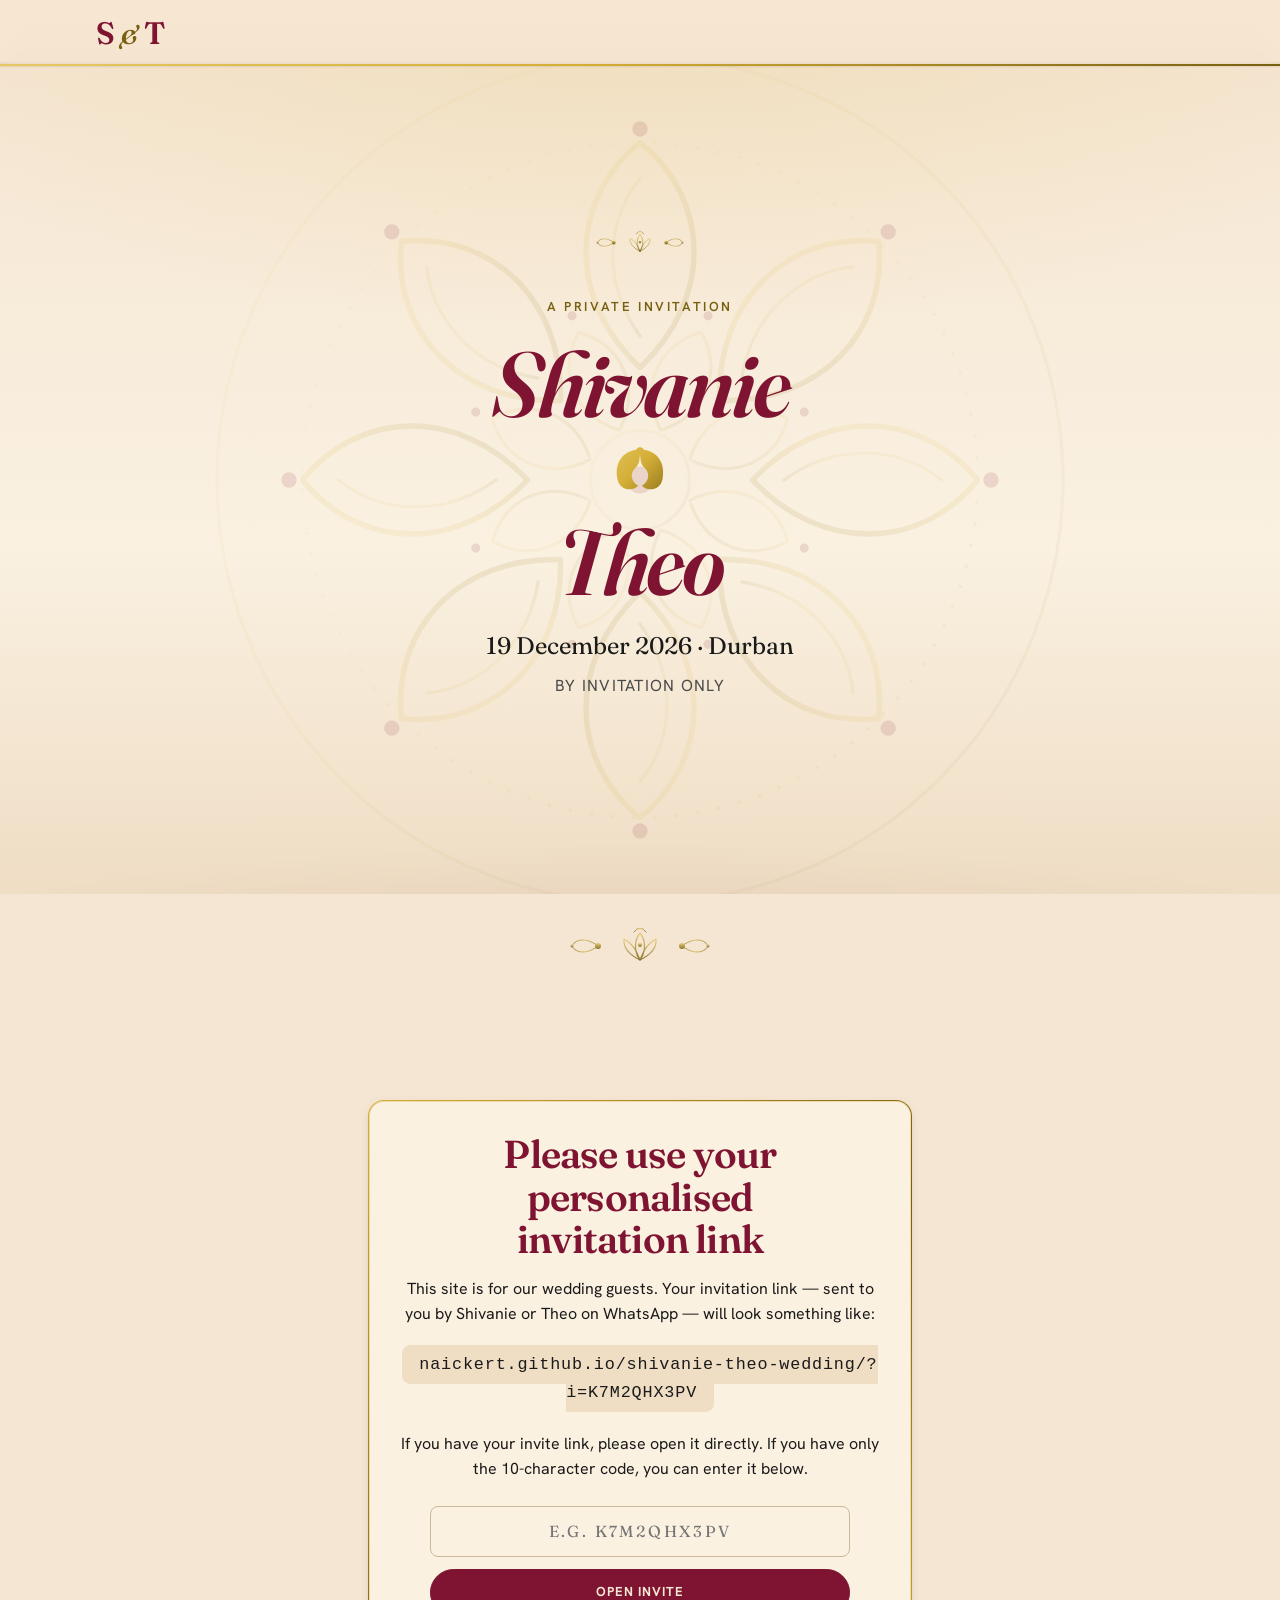
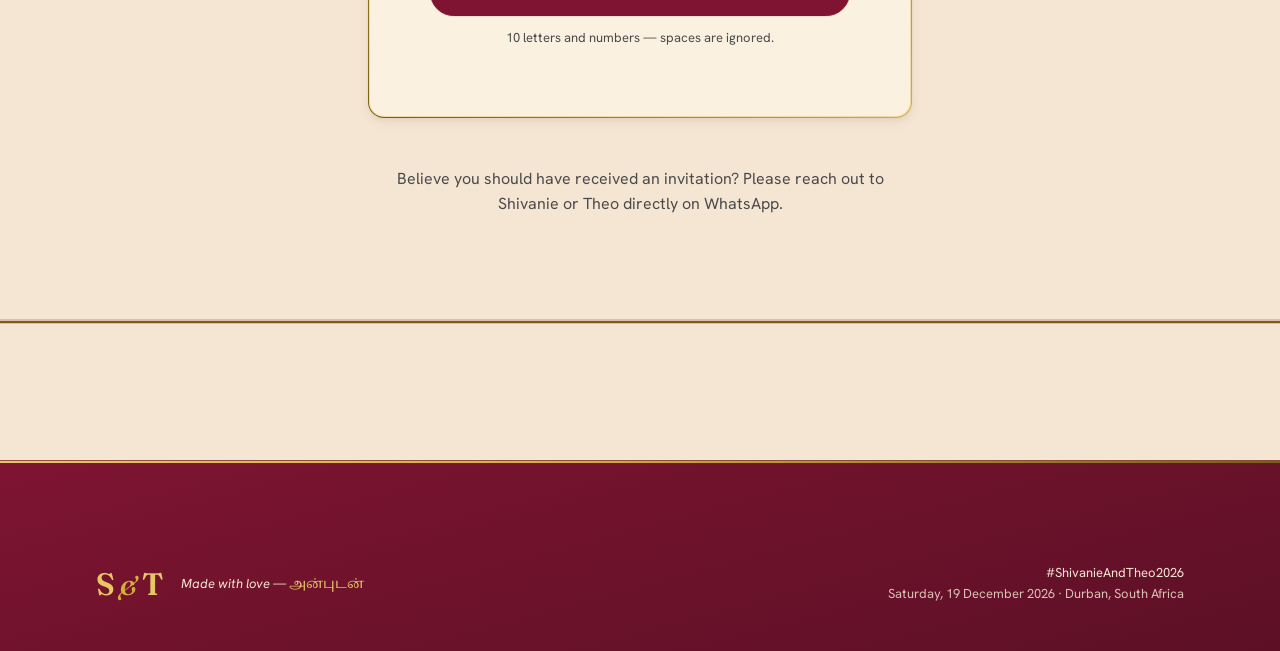
<file: index.html>
<!doctype html>
<html lang="en">
<head>
  <meta charset="utf-8">
  <meta name="viewport" content="width=device-width, initial-scale=1, viewport-fit=cover">
  <meta name="robots" content="noindex, nofollow">
  <meta name="theme-color" content="#7E1431">
  <meta name="description" content="Shivanie &amp; Theo&rsquo;s wedding — 17–19 December 2026, Durban &amp; KZN North Coast.">

  <meta property="og:title" content="Shivanie &amp; Theo — 19 December 2026">
  <meta property="og:description" content="A Tamil wedding celebration in Durban and the KZN North Coast.">
  <meta property="og:type" content="website">
  <meta property="og:locale" content="en_ZA">

  <title>Shivanie &amp; Theo — 19 December 2026</title>

  <link rel="icon" href="assets/icons/favicon.svg" type="image/svg+xml">
  <link rel="preconnect" href="https://fonts.googleapis.com">
  <link rel="preconnect" href="https://fonts.gstatic.com" crossorigin>
  <link rel="stylesheet" href="https://fonts.googleapis.com/css2?family=Fraunces:ital,opsz,wght@0,9..144,400;0,9..144,500;0,9..144,600;0,9..144,700;1,9..144,400;1,9..144,500;1,9..144,600&amp;family=Hanken+Grotesk:wght@400;500;600;700&amp;family=Noto+Serif+Tamil:wght@400;500;600;700&amp;family=Noto+Sans+Tamil:wght@400;500&amp;display=swap">

  <link rel="stylesheet" href="css/tokens.css">
  <link rel="stylesheet" href="css/base.css">
  <link rel="stylesheet" href="css/layout.css">
  <link rel="stylesheet" href="css/components.css">
  <link rel="stylesheet" href="css/motifs.css">
  <link rel="stylesheet" href="css/views.css">
  <link rel="stylesheet" href="css/print.css" media="print">
</head>
<body>
  <a href="#main" class="skip-link">Skip to content</a>

  <header class="site-header" data-role="header">
    <div class="container site-header__inner">
      <a href="#/" class="site-header__brand" aria-label="Shivanie and Theo — home">
        <span class="site-header__monogram" aria-hidden="true">S<span class="site-header__amp">&amp;</span>T</span>
      </a>
      <button class="site-header__nav-toggle" type="button" aria-controls="primary-nav" aria-expanded="false">
        <span class="visually-hidden">Menu</span>
        <span class="site-header__nav-toggle-bar" aria-hidden="true"></span>
        <span class="site-header__nav-toggle-bar" aria-hidden="true"></span>
        <span class="site-header__nav-toggle-bar" aria-hidden="true"></span>
      </button>
      <nav class="site-nav" id="primary-nav" aria-label="Primary">
        <ul class="site-nav__list">
          <li><a href="#/" data-route="/">Home</a></li>
          <li><a href="#/story" data-route="/story">Our Story</a></li>
          <li><a href="#/celebration" data-route="/celebration">Celebration</a></li>
          <li><a href="#/culture" data-route="/culture">Culture</a></li>
          <li><a href="#/travel" data-route="/travel">Travel</a></li>
          <li><a href="#/faq" data-route="/faq">FAQ</a></li>
          <li><a href="#/rsvp" class="btn btn--gold btn--sm" data-route="/rsvp">RSVP</a></li>
        </ul>
      </nav>
    </div>
  </header>

  <div id="welcome-banner" class="welcome-banner" hidden>
    <div class="container welcome-banner__inner">
      <span class="welcome-banner__greeting">Vanakkam,</span>
      <strong class="welcome-banner__name" data-bind="party_name">friend</strong>
      <a href="#/rsvp" class="welcome-banner__cta">Open your invitation &rsaquo;</a>
    </div>
  </div>

  <main id="main" class="site-main" data-role="main" tabindex="-1">
    <noscript>
      <div class="container" style="padding:4rem 1.5rem; text-align:center; max-width:38rem; margin:0 auto;">
        <h1 style="font-family:Fraunces,serif; color:#7E1431;">Shivanie &amp; Theo</h1>
        <p><strong>Saturday, 19 December 2026 &middot; Durban &amp; KZN North Coast</strong></p>
        <p>This site needs JavaScript to show your personalised invitation and RSVP form.
           Please enable JavaScript in your browser, or open the link in another browser
           (Chrome, Safari or the browser inside WhatsApp all work).</p>
        <p>Stuck? Send Shivanie or Theo a WhatsApp and we&rsquo;ll take your RSVP directly.</p>
      </div>
    </noscript>
    <div id="view" class="view" aria-live="polite"></div>
  </main>

  <footer class="site-footer" data-role="footer">
    <div class="container site-footer__inner">
      <div class="site-footer__brand">
        <span class="site-footer__monogram" aria-hidden="true">S<span>&amp;</span>T</span>
        <p class="site-footer__tagline">Made with love &mdash; <span lang="ta">அன்புடன்</span></p>
      </div>
      <div class="site-footer__meta">
        <p>#ShivanieAndTheo2026</p>
        <p><small>Saturday, 19 December 2026 &middot; Durban, South Africa</small></p>
      </div>
    </div>
  </footer>

  <template id="tpl-event-card">
    <article class="event-card">
      <div class="event-card__motif" aria-hidden="true"></div>
      <p class="event-card__day"></p>
      <h3 class="event-card__title"></h3>
      <p class="event-card__date"></p>
      <p class="event-card__venue"></p>
      <p class="event-card__blurb"></p>
      <a class="event-card__link" href="#">Read more &rsaquo;</a>
    </article>
  </template>

  <script type="module" src="js/app.js"></script>
</body>
</html>
</file>
<file: css/tokens.css>
/* Design tokens — Shivanie & Theo wedding website
   "Modern traditional Tamil": Kanjivaram silk maroon + zari gold foil on silk cream,
   peacock / mango-leaf / turmeric accents, kolam line-art, editorial type.
   GOLD RULE: --c-gold / --c-gold-light are DECORATIVE ONLY (fail as text on cream).
   For gold-ish TEXT on cream use --c-gold-dark (now AA-safe ~4.6:1) or maroon.
   On the deep-maroon band (--c-surface-dark) gold BECOMES legible as text. */

:root {
  /* ---- Brand colour ---- */
  --c-red:           #7E1431;   /* Kanjivaram "arakku" silk maroon — primary brand */
  --c-red-dark:      #5C1026;   /* Deep band / footer anchor */
  --c-red-light:     #A83052;   /* DECORATIVE / large-text only (~4.6:1, no margin) */
  --c-gold:          #D4AF37;   /* Zari gold — DECORATIVE ONLY (fails as text on cream) */
  --c-gold-dark:     #786012;   /* Antique zari — AA-safe gold-ish TEXT on cream (~4.6:1) */
  --c-gold-light:    #E6C765;   /* DECORATIVE on cream; AA as TEXT only on dark band */
  --c-cream:         #F5E6D3;   /* Silk cream — page background */
  --c-cream-soft:    #FAF1E1;   /* Cards / panels */
  --c-cream-warm:    #EFDDC4;   /* Subtle alt / grounds */
  --c-peacock:       #1B4965;   /* Peacock blue — ceremony accent, secondary CTAs */
  --c-peacock-dark:  #11324A;
  --c-forest:        #2D5016;   /* Mango-leaf green — toran, organic accents */
  --c-saffron:       #F4A460;   /* Saffron — highlight only (decorative) */

  /* ---- NEW brand additions ---- */
  --c-gold-darker:   #5E4A0F;   /* Deepest foil stop / gold-button hover */
  --c-turmeric:      #C9870A;   /* Manjal / turmeric — Nalangu accent (DECORATIVE / large only) */
  --c-surface-dark:  var(--c-red-dark);   /* Cinematic deep-maroon band surface */
  --c-ink-on-dark:   var(--c-cream);       /* Body text on the maroon band (~10.9:1) */
  --c-band-cream:    #EFE0CA;   /* Subtle warm ground under card bands */
  /* Gold "foil" gradients — use as background-image / border-box / clip-text-on-dark, never as cream-side text */
  --c-gold-foil:      linear-gradient(135deg, var(--c-gold-light) 0%, var(--c-gold) 45%, var(--c-gold-dark) 100%);
  --c-gold-foil-soft: linear-gradient(135deg, var(--c-gold) 0%, var(--c-gold-dark) 55%, var(--c-gold) 100%);
  --c-line-on-dark:   rgba(230, 199, 101, 0.32);  /* gold hairline dividers / borders on the maroon band */

  /* ---- Composed cinematic backgrounds (centralised so every view stays coherent) ---- */
  /* Deep-maroon full-bleed band / footer / feature card — cream text AA-safe (~10.9:1) */
  --grad-band:   linear-gradient(165deg, var(--c-red) 0%, var(--c-red-dark) 100%);
  /* Layered hero ground: faint zari halo at top, silk-cream wash deepening to warm cream at the base */
  --grad-hero:   radial-gradient(125% 80% at 50% -12%, rgba(212, 175, 55, 0.16) 0%, transparent 55%),
                 linear-gradient(180deg, var(--c-cream) 0%, var(--c-cream-soft) 58%, var(--c-cream-warm) 100%);
  /* Subtle deep-maroon vignette to seat the bottom edge of a cinematic hero (decorative; keeps red-on-cream text AA) */
  --grad-vignette-maroon: radial-gradient(150% 62% at 50% 132%, rgba(92, 16, 38, 0.18) 0%, transparent 62%);

  /* ---- Functional colour ---- */
  --c-ink:           #1A1A1A;   /* Body text (~14:1 on cream) */
  --c-ink-soft:      #4A4A4A;   /* Secondary text (~7.2:1) */
  --c-ink-muted:     #5E5E5E;   /* Tertiary, captions (~5.2:1 — now AA for body) */
  --c-line:          #C9B89A;   /* Subtle dividers on cream */
  --c-line-strong:   #8C7853;   /* Stronger dividers */
  --c-error:         #A12A2A;
  --c-success:       #2D5016;
  --c-focus:         var(--c-gold-dark);  /* ~4.6:1 on cream, >=3:1 on cards */
  --c-focus-on-dark: var(--c-gold-light); /* focus ring colour on the deep-maroon band (~7.4:1) */

  /* ---- Typography ---- */
  --ff-serif:        "Fraunces", "Cormorant Garamond", "Georgia", serif;   /* editorial display + body serif (variable opsz) */
  --ff-sans:         "Hanken Grotesk", -apple-system, BlinkMacSystemFont, "Segoe UI", system-ui, sans-serif;
  --ff-tamil:        "Noto Sans Tamil", "Nirmala UI", "Latha", sans-serif;        /* body / UI Tamil */
  --ff-display:      var(--ff-serif);       /* alias for large display headings */
  --ff-tamil-serif:  "Noto Serif Tamil", "Latha", "Georgia", serif;        /* DISPLAY Tamil — harmonises with serif Latin */

  /* Type scale — Major-Third-ish, reading sizes opened up, mid-display fluid */
  --fs-100: 0.75rem;     /* 12 */
  --fs-200: 0.8125rem;   /* 13 — tracked micro-caps */
  --fs-300: 1rem;        /* 16 — body default */
  --fs-400: 1.25rem;     /* 20 — lead / intro (clear gap above body) */
  --fs-500: 1.5rem;      /* 24 */
  --fs-600: clamp(1.6rem, 1.35rem + 1.1vw, 1.9375rem);   /* ~26 -> 31 */
  --fs-700: clamp(1.95rem, 1.5rem + 2vw, 2.4375rem);     /* ~31 -> 39 */
  --fs-800: clamp(2.3rem, 1.7rem + 3vw, 3.0625rem);      /* ~37 -> 49 */
  --fs-900: clamp(3rem, 2rem + 5vw, 4.25rem);            /* ~48 -> 68 (display ceiling) */
  --fs-hero: clamp(2.85rem, 6vw + 1rem, 5.75rem);

  --lh-tight:  1.08;
  --lh-snug:   1.2;
  --lh-base:   1.6;
  --lh-loose:  1.8;
  --lh-tamil:  1.7;     /* Tamil glyphs carry tall loops — more leading */

  --ls-tight:   -0.02em;
  --ls-base:    0;
  --ls-wide:    0.08em;
  --ls-wider:   0.2em;     /* tracked micro-caps */
  --ls-display: -0.035em;  /* tighten large serif display (>=50px) */

  /* ---- Spacing scale (8pt) ---- */
  --sp-0:  0;
  --sp-1:  0.25rem;
  --sp-2:  0.5rem;
  --sp-3:  0.75rem;
  --sp-4:  1rem;
  --sp-5:  1.5rem;
  --sp-6:  2rem;
  --sp-6b: 2.5rem;     /* mid-step to smooth 2->3rem jump */
  --sp-7:  3rem;
  --sp-8:  4rem;
  --sp-9:  6rem;
  --sp-10: 8rem;
  /* Fluid section rhythm */
  --sp-section:    clamp(3.5rem, 8vw, 7rem);
  --sp-section-lg: clamp(5rem, 11vw, 9rem);

  /* ---- Radii ---- */
  --r-sm: 4px;
  --r-md: 8px;
  --r-lg: 16px;
  --r-xl: 20px;
  --r-card: 18px;      /* refined cards */
  --r-pill: 999px;

  /* ---- Shadows (soft, warm-brown alpha — never harsh neutral black on cream) ---- */
  --sh-1: 0 1px 2px rgba(74, 50, 26, 0.06), 0 1px 1px rgba(74, 50, 26, 0.04);
  --sh-2: 0 4px 12px rgba(74, 50, 26, 0.08), 0 2px 4px rgba(74, 50, 26, 0.04);
  --sh-3: 0 12px 32px rgba(74, 50, 26, 0.12), 0 4px 8px rgba(74, 50, 26, 0.06);
  --sh-4: 0 28px 64px rgba(74, 30, 20, 0.18), 0 10px 22px rgba(74, 30, 20, 0.10);  /* hero / ornate climax */
  --glow-gold: 0 0 0 1px rgba(212, 175, 55, 0.40), 0 6px 26px rgba(212, 175, 55, 0.16);  /* gold hairline + soft glow */

  /* ---- Layout ---- */
  --container-max:    72rem;
  --container-wide:   80rem;   /* occasional roomier inner */
  --container-narrow: 44rem;
  --container-text:   38rem;

  /* ---- Motion ---- */
  --ease-out:    cubic-bezier(0.16, 1, 0.3, 1);     /* expressive expo */
  --ease-spring: cubic-bezier(0.34, 1.56, 0.64, 1);  /* gentle overshoot for lifts */
  --ease-in-out: cubic-bezier(0.65, 0, 0.35, 1);     /* symmetric reveals */
  --t-fast:   120ms;
  --t-med:    240ms;
  --t-slow:   480ms;
  --t-slower: 720ms;   /* kolam draw-on / shimmer entrances */
}

/* Reduced motion: collapse all animation/transition AND guarantee final visible state.
   Because every reveal in this system is a CSS keyframe entrance (fill-mode forwards,
   NO JS-hidden start-state), collapsing duration lands every element on its visible
   end-frame — nothing is ever left hidden. */
@media (prefers-reduced-motion: reduce) {
  *, *::before, *::after {
    animation-duration: 0.01ms !important;
    animation-iteration-count: 1 !important;
    transition-duration: 0.01ms !important;
    scroll-behavior: auto !important;
  }
}
</file>
<file: css/base.css>
/* Reset + base typography */

*, *::before, *::after { box-sizing: border-box; }

html {
  -webkit-text-size-adjust: 100%;
  -moz-tab-size: 4;
  tab-size: 4;
  scroll-behavior: smooth;
}

body {
  margin: 0;
  font-family: var(--ff-sans);
  font-size: var(--fs-300);
  line-height: var(--lh-base);
  color: var(--c-ink);
  background: var(--c-cream);
  -webkit-font-smoothing: antialiased;
  -moz-osx-font-smoothing: grayscale;
  font-optical-sizing: auto;
  min-height: 100vh;
  display: flex;
  flex-direction: column;
}

main { flex: 1; }

img, svg, video {
  display: block;
  max-width: 100%;
  height: auto;
}

button, input, select, textarea {
  font: inherit;
  color: inherit;
}

button { cursor: pointer; }

a {
  color: var(--c-red);
  text-decoration: underline;
  text-decoration-thickness: 1px;
  text-underline-offset: 3px;
  text-decoration-color: var(--c-gold-dark);
  transition: color var(--t-fast) var(--ease-out);
}
a:hover { color: var(--c-red-dark); text-decoration-color: var(--c-red); }

h1, h2, h3, h4, h5 {
  font-family: var(--ff-serif);
  font-optical-sizing: auto;   /* Fraunces opsz: high-contrast at display, sturdier at small sizes */
  line-height: var(--lh-tight);
  letter-spacing: var(--ls-tight);
  margin: 0 0 var(--sp-4);
  color: var(--c-ink);
  text-wrap: balance;
}
/* Editorial hierarchy = size + WEIGHT + tracking, not size alone */
h1 { font-size: var(--fs-800); font-weight: 600; letter-spacing: var(--ls-display); line-height: var(--lh-tight); }
h2 { font-size: var(--fs-700); font-weight: 600; }
h3 { font-size: var(--fs-600); font-weight: 600; }
h4 { font-size: var(--fs-500); font-weight: 500; line-height: var(--lh-snug); }
h5 { font-size: var(--fs-400); font-weight: 500; line-height: var(--lh-snug); }

p { margin: 0 0 var(--sp-4); }
p:last-child { margin-bottom: 0; }

ul, ol { padding-left: 1.4em; margin: 0 0 var(--sp-4); }
li { margin-bottom: var(--sp-2); }

em, i { font-style: italic; }
strong, b { font-weight: 700; }

small { font-size: var(--fs-200); color: var(--c-ink-soft); }

hr {
  border: 0;
  border-top: 1px solid var(--c-line);
  margin: var(--sp-7) 0;
}

blockquote {
  margin: var(--sp-5) 0;
  padding: var(--sp-4) var(--sp-5);
  border-left: 3px solid var(--c-gold);
  font-style: italic;
  color: var(--c-ink-soft);
  background: var(--c-cream-soft);
  border-radius: 0 var(--r-md) var(--r-md) 0;
}

[lang="ta"] {
  font-family: var(--ff-tamil);
  font-feature-settings: "kern";
  line-height: var(--lh-tamil);   /* Tamil glyphs carry tall loops — extra leading */
}

/* Focus — a two-tone halo: crisp gold-dark ring (>=4.5:1 on cream) plus a soft maroon
   outer glow that follows each element's own border-radius (pill buttons, rounded inputs,
   inline links). On the deep-maroon band, set --c-focus: var(--c-focus-on-dark). */
:focus { outline: none; }
:focus-visible {
  outline: 2px solid var(--c-focus);
  outline-offset: 2px;
  box-shadow: 0 0 0 5px rgba(126, 20, 49, 0.20);
}

/* Visually hidden utility */
.visually-hidden, .sr-only {
  position: absolute !important;
  width: 1px; height: 1px;
  padding: 0; margin: -1px;
  overflow: hidden;
  clip: rect(0,0,0,0);
  white-space: nowrap;
  border: 0;
}

/* Skip link */
.skip-link {
  position: absolute;
  top: -100px;
  left: var(--sp-4);
  background: var(--c-ink);
  color: var(--c-cream);
  padding: var(--sp-2) var(--sp-4);
  border-radius: var(--r-md);
  text-decoration: none;
  z-index: 100;
}
.skip-link:focus { top: var(--sp-4); }

/* Selection */
::selection { background: var(--c-gold); color: var(--c-ink); }
</file>
<file: css/layout.css>
/* Layout: container, header, footer, grid, section rhythm + cinematic maroon bands.
   "Arakku Silk, Modern Cut" — silk-cream grounds opened with intentional whitespace,
   punctuated by full-bleed deep-maroon (--grad-band) bands so the eye travels through
   a light/dark rhythm. Gold is woven thread only (foil hairlines, never cream-side text). */

/* -------- Container -------- */
.container {
  width: 100%;
  max-width: var(--container-max);
  margin-inline: auto;
  /* Generous on desktop, tighter on small phones */
  padding-inline: clamp(var(--sp-4), 4vw, var(--sp-6));
}
.container--wide   { max-width: var(--container-wide); }
.container--narrow { max-width: var(--container-narrow); }
.container--text   { max-width: var(--container-text); }

/* -------- Stack utilities -------- */
.stack > * + * { margin-top: var(--sp-4); }
.stack-sm > * + * { margin-top: var(--sp-2); }
.stack-lg > * + * { margin-top: var(--sp-6); }
.stack-xl > * + * { margin-top: var(--sp-8); }

/* -------- Grid -------- */
.grid { display: grid; gap: var(--sp-5); }

/* Explicit ladder defeats the auto-fit orphan/stretch: 1 -> 2 -> 3 columns */
.grid--3 { grid-template-columns: 1fr; }
.grid--2 { grid-template-columns: 1fr; }
@media (min-width: 640px) {
  .grid--2 { grid-template-columns: repeat(2, 1fr); }
  .grid--3 { grid-template-columns: repeat(2, 1fr); }
}
@media (min-width: 992px) {
  .grid--3 { grid-template-columns: repeat(3, 1fr); gap: var(--sp-6); }
}

.center-text { text-align: center; }

/* -------- Header (sticky glass) -------- */
.site-header {
  position: sticky;
  top: 0;
  z-index: 50;
  background: rgba(245, 230, 211, 0.88);
  backdrop-filter: saturate(160%) blur(12px);
  -webkit-backdrop-filter: saturate(160%) blur(12px);
  box-shadow: var(--sh-1);   /* soft warm float — reads as glass over the cream below */
}
/* 2px zari (gold-foil) hairline along the bottom edge — replaces the flat 1px line */
.site-header::after {
  content: "";
  position: absolute;
  left: 0; right: 0; bottom: 0;
  height: 2px;
  background: var(--c-gold-foil);
  pointer-events: none;
}
.site-header__inner {
  display: flex;
  align-items: center;
  justify-content: space-between;
  min-height: 66px;
  gap: var(--sp-4);
}
.site-header__brand {
  text-decoration: none;
  display: inline-flex;
  align-items: center;
  color: var(--c-red);
  font-family: var(--ff-serif);
  font-weight: 600;
}
.site-header__monogram {
  display: inline-flex;
  align-items: baseline;
  gap: 2px;
  font-size: var(--fs-600);          /* lifted from --fs-500 for more presence */
  font-weight: 600;
  letter-spacing: var(--ls-wide);
  line-height: 1;
}
.site-header__amp {
  color: var(--c-gold-dark);
  font-style: italic;
  font-size: 0.82em;
  margin: 0 1px;
}

.site-nav__list {
  list-style: none;
  margin: 0; padding: 0;
  display: flex;
  align-items: center;
  gap: var(--sp-5);
}
.site-nav a {
  position: relative;
  text-decoration: none;
  color: var(--c-ink);
  font-family: var(--ff-sans);
  font-size: var(--fs-200);
  font-weight: 500;
  letter-spacing: var(--ls-wide);
  text-transform: uppercase;
  padding: var(--sp-2) 0;
  transition: color var(--t-fast) var(--ease-out);
}
/* Underline grows from the left via scaleX — gold-foil zari thread, not a colour swap */
.site-nav a::after {
  content: "";
  position: absolute;
  left: 0; right: 0; bottom: 0;
  height: 2px;
  background: var(--c-gold-foil);
  transform: scaleX(0);
  transform-origin: left center;
  transition: transform var(--t-med) var(--ease-out);
}
.site-nav a:hover,
.site-nav a[aria-current="page"] {
  color: var(--c-red);
}
.site-nav a:hover::after,
.site-nav a[aria-current="page"]::after {
  transform: scaleX(1);
}
/* The RSVP pill is a button — no underline thread */
.site-nav a.btn::after { content: none; }

.site-header__nav-toggle {
  display: none;
  background: none;
  border: 0;
  padding: var(--sp-2);
  width: 44px; height: 44px;
  flex-direction: column;
  justify-content: center;
  align-items: center;
  gap: 5px;
}
.site-header__nav-toggle-bar {
  display: block;
  width: 24px; height: 2px;
  background: var(--c-ink);
  border-radius: 1px;
  transition: transform var(--t-med) var(--ease-out), opacity var(--t-fast) var(--ease-out);
}
.site-header__nav-toggle[aria-expanded="true"] .site-header__nav-toggle-bar:nth-child(1) { transform: translateY(7px) rotate(45deg); }
.site-header__nav-toggle[aria-expanded="true"] .site-header__nav-toggle-bar:nth-child(2) { opacity: 0; }
.site-header__nav-toggle[aria-expanded="true"] .site-header__nav-toggle-bar:nth-child(3) { transform: translateY(-7px) rotate(-45deg); }

@media (max-width: 820px) {
  .site-header__nav-toggle { display: flex; }
  .site-nav {
    position: absolute;
    top: 100%; left: 0; right: 0;
    background: var(--c-cream);
    box-shadow: var(--sh-2);
    border-bottom: 1px solid var(--c-line);
    max-height: 0;
    overflow: hidden;
    transition: max-height var(--t-med) var(--ease-out);
  }
  .site-nav[data-open="true"] { max-height: 80vh; }
  .site-nav__list {
    flex-direction: column;
    align-items: stretch;
    padding: var(--sp-4) clamp(var(--sp-4), 4vw, var(--sp-6));
    gap: 0;
  }
  .site-nav__list li {
    border-bottom: 1px dashed var(--c-line);
    margin: 0;
  }
  .site-nav__list li:last-child { border-bottom: 0; padding-top: var(--sp-4); }
  .site-nav a {
    display: block;
    padding: var(--sp-4) 0;
  }
  .site-nav a::after { content: none; }   /* no scaleX thread in the stacked menu */
  .site-nav a.btn {
    display: inline-flex;
    margin: 0 auto;
    padding: var(--sp-3) var(--sp-6);
  }
}

/* -------- Welcome banner (personalised, maroon) -------- */
.welcome-banner {
  background: var(--grad-band);
  color: var(--c-ink-on-dark);
  border-bottom: 1px solid var(--c-line-on-dark);
  font-size: var(--fs-200);
  --c-focus: var(--c-focus-on-dark);   /* gold-light focus ring stays visible on maroon */
}
.welcome-banner__inner {
  display: flex;
  align-items: center;
  justify-content: center;
  gap: var(--sp-3);
  padding: var(--sp-3) var(--sp-5);
  flex-wrap: wrap;
}
.welcome-banner__greeting {
  font-family: var(--ff-serif);
  font-style: italic;
  font-size: var(--fs-300);
}
.welcome-banner [lang="ta"] { font-family: var(--ff-tamil-serif); }
.welcome-banner__name {
  color: var(--c-gold-light);
  font-weight: 600;
  letter-spacing: var(--ls-wide);
}
.welcome-banner__cta {
  color: var(--c-ink-on-dark);
  text-decoration: underline;
  text-decoration-color: var(--c-gold);
  text-underline-offset: 3px;
}
.welcome-banner__cta:hover { color: var(--c-gold-light); }

/* -------- Section rhythm -------- */
.section    { padding: var(--sp-section) 0; }
.section--lg { padding: var(--sp-section-lg) 0; }
.section--sm { padding: var(--sp-6) 0; }

.section__title {
  text-align: center;
  margin-bottom: var(--sp-2);
}
.section__eyebrow {
  display: block;
  text-align: center;
  font-family: var(--ff-sans);
  font-size: var(--fs-200);
  font-weight: 600;                /* unified micro-cap weight across all eyebrows */
  letter-spacing: var(--ls-wider);
  text-transform: uppercase;
  color: var(--c-gold-dark);
  margin-bottom: var(--sp-3);
}
.section__lead {
  max-width: var(--container-text);
  margin: 0 auto var(--sp-6);
  text-align: center;
  font-size: var(--fs-400);
  color: var(--c-ink-soft);
}

/* -------- Cinematic deep-maroon band ----------------------------------------
   Full-bleed maroon surface; the inner .container keeps content gridded.
   Cream body (~10.9:1), gold-light headings (~7.4:1), gold hairlines, and a
   gold-light focus ring so interactive states survive on the dark ground. */
.section--band {
  position: relative;
  background: var(--grad-band);
  color: var(--c-ink-on-dark);
  --c-focus: var(--c-focus-on-dark);
}
/* Default cinematic padding for a bare band; .section / --sm / --lg modifiers
   (real classes) win over this zero-specificity rule when also present. */
:where(.section--band) { padding-block: var(--sp-section); }

/* Gold-foil zari thread along the top edge (a toran motif div, if the markup
   supplies one, hangs above this in motifs.css). */
.section--band::before {
  content: "";
  position: absolute;
  top: 0; left: 0; right: 0;
  height: 3px;
  background: var(--c-gold-foil);
  pointer-events: none;
}
.section--band :is(h1, h2, h3, h4, h5),
.section--band .section__title,
.section--band .section__eyebrow {
  color: var(--c-gold-light);
}
.section--band .section__lead { color: var(--c-ink-on-dark); }
.section--band small { color: rgba(245, 230, 211, 0.82); }
.section--band hr,
.section--band .divider { border-color: var(--c-line-on-dark); color: var(--c-line-on-dark); }
.section--band a:not(.btn) {
  color: var(--c-gold-light);
  text-decoration-color: var(--c-line-on-dark);
}
.section--band a:not(.btn):hover {
  color: var(--c-cream);
  text-decoration-color: var(--c-gold);
}

/* -------- Footer (closing deep-maroon band) -------- */
.site-footer {
  position: relative;
  margin-top: var(--sp-section-lg);
  background: var(--grad-band);
  color: var(--c-ink-on-dark);
  border-top: 1px solid var(--c-line-on-dark);
  padding: var(--sp-section) 0 var(--sp-7);
  --c-focus: var(--c-focus-on-dark);
}
/* Gold-foil closing thread along the very top edge */
.site-footer::before {
  content: "";
  position: absolute;
  top: 0; left: 0; right: 0;
  height: 2px;
  background: var(--c-gold-foil);
  pointer-events: none;
}
.site-footer__inner {
  display: flex;
  align-items: center;
  justify-content: space-between;
  gap: var(--sp-5);
  flex-wrap: wrap;
}
.site-footer__brand { display: flex; align-items: center; gap: var(--sp-4); }
.site-footer__monogram {
  font-family: var(--ff-serif);
  font-size: var(--fs-600);
  font-weight: 600;
  color: var(--c-gold-light);
  letter-spacing: var(--ls-wide);
  line-height: 1;
}
.site-footer__monogram span { color: var(--c-gold); font-style: italic; font-size: 0.82em; margin: 0 2px; }
.site-footer__tagline { margin: 0; font-style: italic; font-size: var(--fs-200); color: var(--c-ink-on-dark); }
.site-footer__tagline [lang="ta"] { font-family: var(--ff-tamil-serif); font-style: normal; color: var(--c-gold-light); }
.site-footer__meta { text-align: right; font-size: var(--fs-200); color: var(--c-ink-on-dark); }
.site-footer__meta p { margin: 0; }
.site-footer small { color: rgba(245, 230, 211, 0.82); }
.site-footer a { color: var(--c-gold-light); text-decoration-color: var(--c-line-on-dark); }
.site-footer a:hover { color: var(--c-cream); }
@media (max-width: 600px) {
  .site-footer__inner { flex-direction: column; text-align: center; }
  .site-footer__meta { text-align: center; }
}

/* -------- View transition -------- */
.view { animation: fadeIn 300ms var(--ease-out); }
@keyframes fadeIn { from { opacity: 0; transform: translateY(6px);} to { opacity: 1; transform: none;} }
</file>
<file: css/components.css>
/* Buttons, cards, badges, forms — "Arakku Silk, Modern Cut."
   Gold is woven thread only: foil borders / hairlines / sheens, never cream-side body text.
   Legible gold text appears solely on the deep-maroon band (.event-card--feature). */

/* -------- Buttons -------- */
.btn {
  --btn-bg: var(--c-red);
  --btn-fg: var(--c-cream);
  --btn-bd: var(--c-red);
  position: relative;
  overflow: hidden;            /* clips the gold sheen sweep to the pill */
  display: inline-flex;
  align-items: center;
  justify-content: center;
  gap: var(--sp-2);
  padding: var(--sp-3) var(--sp-5);
  background: var(--btn-bg);
  color: var(--btn-fg);
  border: 1px solid var(--btn-bd);
  border-radius: var(--r-pill);
  font-family: var(--ff-sans);
  font-size: var(--fs-200);
  font-weight: 700;
  letter-spacing: var(--ls-wide);
  text-transform: uppercase;
  text-decoration: none;
  cursor: pointer;
  transition: transform var(--t-fast) var(--ease-out), background var(--t-fast) var(--ease-out), color var(--t-fast) var(--ease-out), border-color var(--t-fast) var(--ease-out), box-shadow var(--t-fast) var(--ease-out);
  box-shadow: var(--sh-1);
  min-height: 44px;
}
.btn:hover {
  --btn-bg: var(--c-red-dark);
  transform: translateY(-2px);
  box-shadow: var(--sh-2);
}
.btn:active { transform: translateY(0); box-shadow: var(--sh-1); }
.btn:disabled { opacity: 0.5; cursor: not-allowed; transform: none; }

.btn--gold {
  --btn-bg: var(--c-gold-dark);   /* antique zari — cream-on-it ~4.96:1 AA on the cream side */
  --btn-fg: var(--c-cream);
  --btn-bd: var(--c-gold-dark);
}
.btn--gold:hover {
  --btn-bg: var(--c-gold-darker);
}
/* Restrained zari sheen: a foil band sweeps across once on hover, screen-blended so it
   reads as a glint of woven gold and leaves the cream label legible. Frozen by the
   global prefers-reduced-motion block (duration collapses to the end frame, opacity 0). */
.btn--gold::before {
  content: "";
  position: absolute;
  top: 0;
  bottom: 0;
  left: 0;
  width: 60%;
  background: var(--c-gold-foil);
  mix-blend-mode: screen;
  opacity: 0;
  transform: translateX(-130%) skewX(-12deg);
  pointer-events: none;
}
.btn--gold:hover::before {
  animation: btn-gold-sheen var(--t-slower) var(--ease-out) 1;
}
@keyframes btn-gold-sheen {
  0%   { opacity: 0;    transform: translateX(-130%) skewX(-12deg); }
  18%  { opacity: 0.7; }
  100% { opacity: 0;    transform: translateX(230%)  skewX(-12deg); }
}

.btn--outline {
  --btn-bg: transparent;
  --btn-fg: var(--c-red);
  --btn-bd: var(--c-red);
  box-shadow: none;
}
.btn--outline:hover {
  --btn-bg: var(--c-red);
  --btn-fg: var(--c-cream);
}

.btn--ghost {
  --btn-bg: transparent;
  --btn-fg: var(--c-ink);
  --btn-bd: transparent;
  box-shadow: none;
  text-transform: none;
  letter-spacing: 0;
}
.btn--ghost:hover {
  --btn-bg: var(--c-cream-warm);
}

/* The ONLY button safe inside .section--band / on the maroon ground:
   transparent fill, gold hairline border, cream label, a gold-foil underline accent;
   hover inverts to a cream fill with maroon text. */
.btn--on-dark {
  --btn-bg: transparent;
  --btn-fg: var(--c-cream);
  --btn-bd: var(--c-line-on-dark);
  border-width: 1.5px;
  box-shadow: none;
}
.btn--on-dark::after {
  content: "";
  position: absolute;
  left: 50%;
  bottom: 9px;
  width: 38%;
  height: 2px;
  border-radius: 2px;
  background: var(--c-gold-foil);
  transform: translateX(-50%) scaleX(0.55);
  transform-origin: center;
  opacity: 0.9;
  transition: transform var(--t-med) var(--ease-out), opacity var(--t-fast) var(--ease-out);
  pointer-events: none;
}
.btn--on-dark:hover {
  --btn-bg: var(--c-cream);
  --btn-fg: var(--c-red);
  --btn-bd: var(--c-cream);
}
.btn--on-dark:hover::after { transform: translateX(-50%) scaleX(0.85); opacity: 0; }

.btn--lg { padding: var(--sp-4) var(--sp-7); font-size: var(--fs-300); }
.btn--sm { padding: var(--sp-2) var(--sp-4); font-size: var(--fs-100); min-height: 36px; }
.btn--block { display: flex; width: 100%; }

/* -------- Badges -------- */
.badge {
  display: inline-flex;
  align-items: center;
  gap: var(--sp-1);
  padding: 2px var(--sp-3);
  font-size: var(--fs-100);
  font-weight: 700;
  text-transform: uppercase;
  letter-spacing: var(--ls-wide);
  border-radius: var(--r-pill);
  background: var(--c-cream-warm);
  color: var(--c-ink-soft);
  border: 1px solid var(--c-line);
}
.badge--invited {
  background: var(--c-gold-light);
  color: var(--c-ink);
  border-color: var(--c-gold-dark);
}
.badge--ok      { background: #DCEAD0; color: var(--c-forest); border-color: var(--c-forest); }
.badge--warn    { background: #F4D8A0; color: #6B4500;        border-color: #B58F3A; }
.badge--err     { background: #F3D2D2; color: var(--c-error); border-color: var(--c-error); }

/* -------- Cards -------- */
.card {
  background: var(--c-cream-soft);
  border: 1px solid var(--c-line);
  border-radius: var(--r-lg);
  padding: var(--sp-6);
  box-shadow: var(--sh-2);
  position: relative;
}
.card--ornate {
  background:
    linear-gradient(var(--c-cream-soft), var(--c-cream-soft)) padding-box,
    var(--c-gold-foil-soft) border-box;
  border: 1.5px solid transparent;
  /* warm drop + a faint inset zari hairline that traces the inner edge of the foil frame */
  box-shadow: var(--sh-2), inset 0 0 0 1px rgba(212, 175, 55, 0.35);
}

/* Event card (used on home + celebration) */
.event-card {
  /* gold-foil frame via the proven padding-box / border-box technique */
  background:
    var(--c-cream-soft) padding-box,
    var(--c-gold-foil-soft) border-box;
  border: 1.5px solid transparent;
  border-radius: var(--r-lg);
  padding: var(--sp-6);
  position: relative;
  overflow: hidden;
  display: flex;
  flex-direction: column;
  transition: transform var(--t-med) var(--ease-spring), box-shadow var(--t-med) var(--ease-out);
  box-shadow: var(--sh-2);
}
.event-card:hover { transform: translateY(-6px); box-shadow: var(--sh-3); }
.event-card__motif {
  position: absolute;
  top: -8px; right: -8px;
  width: 80px; height: 80px;
  background: url('../assets/motifs/kolam-corner.svg') no-repeat center / contain;
  opacity: 0.55;
  pointer-events: none;
  transition: transform var(--t-med) var(--ease-out), opacity var(--t-med) var(--ease-out);
  transform-origin: top right;
}
.event-card:hover .event-card__motif { transform: scale(1.1); opacity: 0.7; }
.event-card__day {
  font-family: var(--ff-sans);
  font-size: var(--fs-100);
  letter-spacing: var(--ls-wider);
  text-transform: uppercase;
  color: var(--c-gold-dark);
  margin: 0 0 var(--sp-2);
  font-weight: 600;
}
.event-card__title {
  font-family: var(--ff-serif);
  font-size: var(--fs-600);
  font-weight: 600;
  color: var(--c-red);
  margin: 0 0 var(--sp-2);
  letter-spacing: var(--ls-tight);
}
.event-card__date {
  font-weight: 700;
  margin: 0 0 var(--sp-1);
}
.event-card__venue {
  color: var(--c-ink-soft);
  margin: 0 0 var(--sp-4);
}
.event-card__blurb { flex: 1; margin: 0 0 var(--sp-5); color: var(--c-ink-soft); }
.event-card__link {
  position: relative;
  font-family: var(--ff-sans);
  font-size: var(--fs-200);
  letter-spacing: var(--ls-wide);
  text-transform: uppercase;
  color: var(--c-red);
  font-weight: 700;
  text-decoration: none;
  align-self: flex-start;
  border-bottom: 2px solid var(--c-gold);
  padding-bottom: 2px;
  transition: color var(--t-fast) var(--ease-out), border-bottom-color var(--t-fast) var(--ease-out);
}
/* maroon underline wipes in beneath the foil rule on hover */
.event-card__link::after {
  content: "";
  position: absolute;
  left: 0; right: 0;
  bottom: -2px;
  height: 2px;
  background: var(--c-red);
  transform: scaleX(0);
  transform-origin: left;
  transition: transform var(--t-med) var(--ease-out);
}
.event-card__link:hover { color: var(--c-red-dark); border-bottom-color: var(--c-red); }
.event-card__link:hover::after { transform: scaleX(1); }

/* Day-3 climax: the wedding day becomes the deep-maroon visual peak of the three-day grid */
.event-card--feature {
  /* deep-maroon fill inside a gold-foil frame */
  background:
    var(--grad-band) padding-box,
    var(--c-gold-foil) border-box;
  border: 1.5px solid transparent;
  box-shadow: var(--sh-4);
  --c-focus: var(--c-focus-on-dark);   /* keep the focus halo visible on maroon */
}
.event-card--feature:hover { box-shadow: var(--sh-4), var(--glow-gold); }
.event-card--feature .event-card__day,
.event-card--feature .event-card__title { color: var(--c-gold-light); }       /* ~7.4:1 on maroon */
.event-card--feature .event-card__date,
.event-card--feature .event-card__venue,
.event-card--feature .event-card__blurb { color: var(--c-cream); }             /* ~10.9:1 on maroon */
/* beat the inline color on the Tamil display span so it stays legible on the band */
.event-card--feature .event-card__title [lang="ta"] { color: var(--c-gold-light) !important; }
.event-card--feature .event-card__link {
  color: var(--c-cream);
  border-bottom-color: var(--c-gold);
}
.event-card--feature .event-card__link::after { background: var(--c-cream); }
.event-card--feature .event-card__link:hover { color: var(--c-gold-light); border-bottom-color: var(--c-gold-light); }
/* recolour the kolam corner to gold-light via mask so it reads on the dark ground */
.event-card--feature .event-card__motif {
  background: var(--c-gold-light);
  opacity: 0.6;
  -webkit-mask: url('../assets/motifs/kolam-corner.svg') no-repeat center / contain;
          mask: url('../assets/motifs/kolam-corner.svg') no-repeat center / contain;
}

/* -------- Form controls -------- */
.field { display: flex; flex-direction: column; gap: var(--sp-2); margin-bottom: var(--sp-5); }
.field__label {
  font-family: var(--ff-sans);
  font-size: var(--fs-200);
  font-weight: 600;
  letter-spacing: var(--ls-wide);
  text-transform: uppercase;
  color: var(--c-ink-soft);
}
.field__hint { font-size: var(--fs-200); color: var(--c-ink-soft); }   /* ~7.2:1 tertiary text */
.field__error {
  font-size: var(--fs-200);
  color: var(--c-error);
  font-weight: 700;
}

.input, .textarea, .select {
  font-family: var(--ff-sans);
  font-size: var(--fs-300);   /* 16px — prevents iOS auto-zoom */
  width: 100%;
  padding: var(--sp-3) var(--sp-4);
  background: var(--c-cream-soft);
  border: 1.5px solid var(--c-line);
  border-radius: var(--r-md);
  color: var(--c-ink);
  transition: border-color var(--t-fast) var(--ease-out), background var(--t-fast) var(--ease-out), box-shadow var(--t-fast) var(--ease-out);
  min-height: 44px;
}
.input:hover, .textarea:hover, .select:hover { border-color: var(--c-line-strong); }
.input:focus-visible, .textarea:focus-visible, .select:focus-visible {
  border-color: var(--c-red);
  outline: 2px solid var(--c-focus);
  outline-offset: 2px;
  background: var(--c-cream);
}
.textarea { min-height: 110px; resize: vertical; }

.select {
  -webkit-appearance: none;
  -moz-appearance: none;
  appearance: none;
  background-image: linear-gradient(45deg, transparent 50%, var(--c-ink-soft) 50%),
                    linear-gradient(135deg, var(--c-ink-soft) 50%, transparent 50%);
  background-position: right var(--sp-4) center, right calc(var(--sp-4) + 6px) center;
  background-size: 6px 6px;
  background-repeat: no-repeat;
  padding-right: var(--sp-7);
}

/* Checkbox + radio (custom) */
.choice {
  display: flex;
  align-items: flex-start;
  gap: var(--sp-3);
  padding: var(--sp-3) var(--sp-4);
  border: 1.5px solid var(--c-line);
  border-radius: var(--r-md);
  cursor: pointer;
  background: var(--c-cream-soft);
  transition: border-color var(--t-fast) var(--ease-out), background var(--t-fast) var(--ease-out), box-shadow var(--t-fast) var(--ease-out);
  min-height: 44px;
}
.choice:hover { border-color: var(--c-line-strong); }
.choice input { margin: 4px 0 0 0; accent-color: var(--c-red); width: 18px; height: 18px; flex-shrink: 0; }
.choice__label { flex: 1; }
.choice__name  { font-weight: 700; }
.choice__meta  { display: block; font-size: var(--fs-200); color: var(--c-ink-soft); margin-top: 2px; }
.choice:has(input:checked) {
  border-color: var(--c-red);
  background: var(--c-cream);
  box-shadow: inset 0 0 0 1px var(--c-red);
}

/* Big yes/no/maybe toggle (RSVP per-event) */
.rsvp-toggle {
  display: grid;
  grid-template-columns: repeat(3, 1fr);
  gap: var(--sp-2);
  margin-bottom: var(--sp-4);
}
.rsvp-toggle__option {
  position: relative;
  display: flex; align-items: center; justify-content: center;
  padding: var(--sp-4);
  border: 1.5px solid var(--c-line);
  border-radius: var(--r-md);
  background: var(--c-cream-soft);
  font-weight: 700;
  text-transform: uppercase;
  letter-spacing: var(--ls-wide);
  font-size: var(--fs-200);
  cursor: pointer;
  text-align: center;
  min-height: 60px;
  transition: background var(--t-fast) var(--ease-out), color var(--t-fast) var(--ease-out), border-color var(--t-fast) var(--ease-out), box-shadow var(--t-fast) var(--ease-out);
}
.rsvp-toggle__option:hover { border-color: var(--c-line-strong); }
.rsvp-toggle__option input { position: absolute; opacity: 0; pointer-events: none; }
.rsvp-toggle__option:has(input:checked) {
  background: var(--c-red);
  color: var(--c-cream);
  border-color: var(--c-red);
  box-shadow: var(--sh-2);
}
.rsvp-toggle__option[data-value="no"]:has(input:checked)    { background: var(--c-ink); border-color: var(--c-ink); }
.rsvp-toggle__option[data-value="maybe"]:has(input:checked) { background: var(--c-gold-dark); border-color: var(--c-gold-dark); }  /* cream-on-it ~4.96:1 AA */

/* Toast/notice */
.notice {
  display: flex;
  align-items: flex-start;
  gap: var(--sp-3);
  padding: var(--sp-4);
  border-radius: var(--r-md);
  background: var(--c-cream-warm);
  border-left: 4px solid var(--c-gold-dark);
  font-size: var(--fs-200);
  color: var(--c-ink-soft);
}
.notice--info    { border-left-color: var(--c-peacock); }
.notice--success { border-left-color: var(--c-forest); background: #E8F0DC; }
.notice--warning { border-left-color: #B58F3A; background: #F8EDD2; }
.notice--error   { border-left-color: var(--c-error); background: #F3D2D2; }

/* Tag list */
.tag-list { display: flex; flex-wrap: wrap; gap: var(--sp-2); list-style: none; padding: 0; margin: 0; }
.tag-list li { margin: 0; }
</file>
<file: css/motifs.css>
/* Decorative motifs: zari dividers, kolam frames, hero ornaments.
   Gold here is woven thread only — every shape uses the gold-foil gradient
   (--c-gold-foil) or an SVG foil gradient, never gold as cream-side body text.
   All animated motifs settle on a visible end-state and are collapsed by the
   global prefers-reduced-motion block in tokens.css; explicit guards repeated below. */

/* Keep hero copy above the decorative layers (watermark / gopuram / toran sit at z-index 0). */
.hero > .container { position: relative; z-index: 1; }

/* -------- Zari divider (section break) -------- */
.divider {
  display: flex;
  align-items: center;
  justify-content: center;
  gap: var(--sp-4);
  margin: var(--sp-7) auto;
  max-width: 340px;
  color: var(--c-gold-dark);
}
.divider::before, .divider::after {
  content: "";
  flex: 1;
  height: 1px;
  background: linear-gradient(90deg,
    transparent 0%,
    var(--c-gold-dark) 38%,
    var(--c-gold) 50%,
    var(--c-gold-dark) 62%,
    transparent 100%);
}
/* lotus glyph in place of the dingbat — gold-foil shaped by a mask */
.divider__motif {
  display: inline-block;
  width: 30px;
  height: 22px;
  font-size: 0;          /* hide the literal dingbat fallback */
  line-height: 0;
  background: var(--c-gold-foil);
  -webkit-mask: url('data:image/svg+xml,<svg xmlns="http://www.w3.org/2000/svg" viewBox="0 0 32 24"><path fill="black" d="M16 2C19.5 8 19.5 15 16 22 12.5 15 12.5 8 16 2ZM16 22C9 19 3 14 4 7 10 9 14 15 16 22ZM16 22C23 19 29 14 28 7 22 9 18 15 16 22Z"/></svg>') center / contain no-repeat;
          mask: url('data:image/svg+xml,<svg xmlns="http://www.w3.org/2000/svg" viewBox="0 0 32 24"><path fill="black" d="M16 2C19.5 8 19.5 15 16 22 12.5 15 12.5 8 16 2ZM16 22C9 19 3 14 4 7 10 9 14 15 16 22ZM16 22C23 19 29 14 28 7 22 9 18 15 16 22Z"/></svg>') center / contain no-repeat;
}

/* -------- Section motif strip -------- */
.motif-strip {
  height: 40px;
  width: 100%;
  background: url('../assets/motifs/gold-divider.svg') no-repeat center / contain;
  margin: var(--sp-6) auto;
  opacity: 0.85;
}
/* Threshold garland variant — a repeating maavilai thoranam */
.motif-strip--toran {
  height: 54px;
  background: url('../assets/motifs/toran.svg') repeat-x top center / auto 100%;
  opacity: 1;
}

/* -------- Corner ornament frame (kolam corners) -------- */
.ornate-frame {
  position: relative;
  padding: var(--sp-7);
}
.ornate-frame::before,
.ornate-frame::after {
  content: "";
  position: absolute;
  width: 56px; height: 56px;
  background: url('../assets/motifs/kolam-corner.svg') no-repeat center / contain;
  opacity: 0.65;
  pointer-events: none;
}
.ornate-frame::before { top: 0; left: 0; }
.ornate-frame::after  { bottom: 0; right: 0; transform: rotate(180deg); }
.ornate-frame > .ornate-frame__corners::before,
.ornate-frame > .ornate-frame__corners::after {
  content: "";
  position: absolute;
  width: 56px; height: 56px;
  background: url('../assets/motifs/kolam-corner.svg') no-repeat center / contain;
  opacity: 0.65;
  pointer-events: none;
}
.ornate-frame > .ornate-frame__corners::before { top: 0; right: 0; transform: rotate(90deg); }
.ornate-frame > .ornate-frame__corners::after  { bottom: 0; left: 0; transform: rotate(-90deg); }

/* -------- Peacock feather watermark (now wired to the refined art) -------- */
.feather-wm {
  position: absolute;
  right: clamp(8px, 4vw, 48px);
  bottom: 8%;
  width: 240px;
  aspect-ratio: 100 / 240;
  background: url('../assets/motifs/peacock-feather.svg') no-repeat center / contain;
  opacity: 0.14;
  pointer-events: none;
  z-index: 0;
}

/* -------- Tamil union glyph between the names -------- */
/* gold-foil interlocking mango paisleys via mask; the literal '&' stays as aria-hidden fallback */
.name-ornament {
  display: inline-block;
  width: 0.82em;
  height: 0.68em;
  margin: 0 0.32em;
  vertical-align: 0.04em;
  overflow: hidden;
  text-indent: -9999px;
  white-space: nowrap;
  line-height: 1;
  color: transparent;
  background: var(--c-gold-foil);
  -webkit-mask: url('data:image/svg+xml,<svg xmlns="http://www.w3.org/2000/svg" viewBox="0 0 44 36"><path fill="black" d="M22 5C13 5 7 12 9 22 10 28 17 30 21 26 17 24 16 19 19 16 21 14 22 13 22 5ZM22 5C31 5 37 12 35 22 34 28 27 30 23 26 27 24 28 19 25 16 23 14 22 13 22 5Z"/><circle cx="22" cy="6" r="2.4" fill="black"/></svg>') center / contain no-repeat;
          mask: url('data:image/svg+xml,<svg xmlns="http://www.w3.org/2000/svg" viewBox="0 0 44 36"><path fill="black" d="M22 5C13 5 7 12 9 22 10 28 17 30 21 26 17 24 16 19 19 16 21 14 22 13 22 5ZM22 5C31 5 37 12 35 22 34 28 27 30 23 26 27 24 28 19 25 16 23 14 22 13 22 5Z"/><circle cx="22" cy="6" r="2.4" fill="black"/></svg>') center / contain no-repeat;
}

/* -------- Hero kolam watermark -------- */
.hero__watermark {
  position: absolute;
  top: 50%; left: 50%;
  width: clamp(320px, 92vmin, 760px);
  aspect-ratio: 1;
  transform: translate(-50%, -50%);
  background: url('../assets/motifs/kolam-hero.svg') no-repeat center / contain;
  opacity: 0.12;
  z-index: 0;
  pointer-events: none;
  animation: hero-wm-in var(--t-slower) var(--ease-out) both;
}
.hero--gate .hero__watermark {
  width: clamp(360px, 104vmin, 900px);
  opacity: 0.16;
}
@keyframes hero-wm-in {
  from { opacity: 0; transform: translate(-50%, -50%) scale(0.9); }
  to   { opacity: 0.12; transform: translate(-50%, -50%) scale(1); }
}

/* -------- Gopuram arch crowning the hero -------- */
.gopuram-arch {
  position: absolute;
  top: 0; left: 50%;
  transform: translateX(-50%);
  width: clamp(420px, 96vw, 1100px);
  aspect-ratio: 480 / 260;
  background: url('../assets/motifs/gopuram-arch.svg') no-repeat top center / contain;
  opacity: 0.16;
  z-index: 0;
  pointer-events: none;
  animation: gopuram-in var(--t-slow) var(--ease-out) both;
}
@keyframes gopuram-in {
  from { opacity: 0; transform: translateX(-50%) translateY(-10px); }
  to   { opacity: 0.16; transform: translateX(-50%) translateY(0); }
}

/* -------- Maavilai thoranam strung along the top edge -------- */
.toran {
  position: absolute;
  top: 0; left: 0; right: 0;
  height: 48px;
  background: url('../assets/motifs/toran.svg') repeat-x top center / auto 100%;
  opacity: 0.85;
  z-index: 0;
  pointer-events: none;
  animation: toran-in var(--t-slow) var(--ease-out) both;
}
@keyframes toran-in {
  from { opacity: 0; transform: translateY(-12px); }
  to   { opacity: 0.85; transform: translateY(0); }
}

/* -------- Final-state guards for reduced motion (belt-and-braces alongside tokens.css) -------- */
@media (prefers-reduced-motion: reduce) {
  .hero__watermark        { animation: none; opacity: 0.12; transform: translate(-50%, -50%); }
  .hero--gate .hero__watermark { opacity: 0.16; }
  .gopuram-arch           { animation: none; opacity: 0.16; transform: translateX(-50%); }
  .toran                  { animation: none; opacity: 0.85; transform: none; }
}
</file>
<file: css/views.css>
/* ============================================================================
   views.css — per-view presentation
   "Arakku Silk, Modern Cut": cinematic hero, premium hairline countdown,
   editorial page headers, drawn-on timeline, signposted RSVP, motif glossary.
   Owns: hero*, countdown*, three-day, page-header*, timeline*, info-panel,
   faq-item, rsvp-step/rsvp-summary, glossary, distance-table, with-aside,
   loading, PLUS new .hero--gate and .gate.
   Tokens referenced by name from tokens.css — never redefined here.
   ========================================================================== */

/* =======================  HOME / GATE HERO  ============================== */

/* Cinematic hero that owns the first screen. Decorative art (.hero__watermark,
   .gopuram-arch, .toran) is positioned absolutely by motifs.css; the in-flow
   .container is lifted above it. */
.hero {
  position: relative;
  isolation: isolate;            /* contain decorative z-index inside the hero */
  min-height: clamp(78vh, 86vh, 900px);
  display: flex;
  flex-direction: column;
  justify-content: center;
  align-items: center;
  text-align: center;
  padding: var(--sp-8) 0;
  /* maroon vignette seats the lower edge OVER the silk-cream zari-halo ground */
  background: var(--grad-vignette-maroon), var(--grad-hero);
  overflow: hidden;
}
.hero .container {
  position: relative;
  z-index: 1;                    /* sit above watermark / gopuram / toran */
}

.hero__motif-top {
  width: 200px; height: 60px;
  margin: 0 auto var(--sp-5);
  background: url('../assets/motifs/gold-divider.svg') no-repeat center / contain;
  opacity: 0.9;
  animation: hero-rise var(--t-slow) var(--ease-out) both;
}

.hero__eyebrow {
  display: block;
  font-family: var(--ff-sans);
  font-size: var(--fs-200);
  font-weight: 600;              /* unified micro-cap weight */
  letter-spacing: var(--ls-wider);
  text-transform: uppercase;
  color: var(--c-gold-dark);
  margin-bottom: var(--sp-4);
  animation: hero-rise var(--t-slow) var(--ease-out) both;
  animation-delay: 60ms;
}

.hero__title {
  font-family: var(--ff-serif);
  font-size: var(--fs-hero);
  font-weight: 600;              /* confident editorial display */
  line-height: var(--lh-tight);
  letter-spacing: var(--ls-display);
  color: var(--c-red);
  margin: 0 auto var(--sp-4);
  text-wrap: balance;
  animation: hero-rise var(--t-slow) var(--ease-out) both;
  animation-delay: 140ms;
}
.hero__title .name { font-style: italic; }

/* ≥720px: stack Shivanie / ornament / Theo as a centred display grid */
@media (min-width: 720px) {
  .hero__title {
    display: grid;
    justify-items: center;
    gap: var(--sp-2);
  }
}

.hero__date {
  font-family: var(--ff-serif);
  font-size: var(--fs-500);
  color: var(--c-ink);
  margin: 0 0 var(--sp-2);
  animation: hero-rise var(--t-slow) var(--ease-out) both;
  animation-delay: 220ms;
}
/* Tamil date promoted to co-equal display — serif Tamil, dignified maroon */
.hero__date-ta {
  display: block;
  font-family: var(--ff-tamil-serif);
  font-size: var(--fs-400);
  font-weight: 500;
  color: var(--c-red);
  letter-spacing: var(--ls-base);
  margin-top: var(--sp-2);
}

.hero__location {
  font-size: var(--fs-300);
  color: var(--c-ink-soft);
  margin: 0 0 var(--sp-6);
  letter-spacing: var(--ls-wide);
  text-transform: uppercase;
  animation: hero-rise var(--t-slow) var(--ease-out) both;
  animation-delay: 280ms;
}

.hero__cta-row {
  display: flex;
  justify-content: center;
  gap: var(--sp-4);
  flex-wrap: wrap;
  margin-bottom: var(--sp-7);
  animation: hero-rise var(--t-slow) var(--ease-out) both;
  animation-delay: 340ms;
}

@keyframes hero-rise {
  from { opacity: 0; transform: translateY(12px); }
  to   { opacity: 1; transform: none; }
}

/* ---- Gate hero (not-invited — first impression for uninvited visitors) ---- */
.hero--gate {
  min-height: clamp(84vh, 92vh, 980px);
}

/* =======================  COUNTDOWN  ===================================== */

/* Premium, frameless: thin gold-foil hairline dividers instead of a pill */
.countdown {
  display: inline-flex;
  flex-wrap: nowrap;
  justify-content: center;
  align-items: stretch;
  margin: 0 auto;
  padding: var(--sp-4) 0;
  position: relative;
  max-width: 100%;
  box-sizing: border-box;
  animation: hero-rise var(--t-slow) var(--ease-out) both;
  animation-delay: 400ms;
}
.countdown__unit {
  display: flex;
  flex-direction: column;
  align-items: center;
  min-width: 72px;
  flex-shrink: 0;
  padding: 0 var(--sp-5);
  position: relative;
}
/* gold-foil hairline between units */
.countdown__unit + .countdown__unit::before {
  content: "";
  position: absolute;
  left: 0; top: 50%;
  transform: translateY(-50%);
  width: 1px;
  height: 64%;
  background: var(--c-gold-foil);
  opacity: 0.75;
}
.countdown__num {
  font-family: var(--ff-serif);
  font-size: var(--fs-700);
  font-weight: 600;
  color: var(--c-red);                 /* ~7.5:1 on cream */
  line-height: 1;
  font-variant-numeric: tabular-nums;
  animation: countdown-rise var(--t-slow) var(--ease-spring) both;
}
.countdown__unit:nth-child(2) .countdown__num { animation-delay: 460ms; }
.countdown__unit:nth-child(3) .countdown__num { animation-delay: 520ms; }
.countdown__label {
  font-family: var(--ff-sans);
  font-size: var(--fs-100);
  font-weight: 600;                    /* unified micro-cap weight */
  letter-spacing: var(--ls-wider);
  text-transform: uppercase;
  color: var(--c-gold-dark);
  margin-top: var(--sp-2);
}

/* Entrance for the numerals */
@keyframes countdown-rise {
  from { opacity: 0; transform: translateY(0.4em); }
  to   { opacity: 1; transform: none; }
}
/* Per-tick hook: a CSS-only out-then-in available to .countdown__num if a
   refresh class is ever toggled. Reduced-motion safe via the global block. */
@keyframes countdown-tick {
  0%   { opacity: 1; transform: none; }
  45%  { opacity: 0; transform: translateY(-0.3em); }
  55%  { opacity: 0; transform: translateY(0.3em); }
  100% { opacity: 1; transform: none; }
}

/* Never overflow on small phones */
@media (max-width: 420px) {
  .countdown__unit { padding: 0 var(--sp-3); min-width: 0; }
  .countdown__num  { font-size: var(--fs-600); }
}

/* =======================  THREE-DAY ROW  ================================= */
.three-day {
  padding: var(--sp-section) 0;
}

/* Event-card grid — flex so it stays CENTRED for any number of cards (a guest
   invited to 2 events shouldn't see a lopsided gap where the 3rd would be). */
.events-grid {
  display: flex;
  flex-wrap: wrap;
  justify-content: center;
  align-items: stretch;
  gap: var(--sp-5);
}
.events-grid > * {
  flex: 1 1 18rem;
  max-width: 24rem;
}
@media (min-width: 992px) {
  .events-grid { gap: var(--sp-6); }
}

/* =======================  GATE WRAPPER  ================================== */

/* Centres the not-invited .card--ornate vertically — no dead cream void
   above the footer. Markup builder wraps the code-entry area in .gate. */
.gate {
  min-height: clamp(48vh, 58vh, 720px);
  display: flex;
  flex-direction: column;
  align-items: center;
  justify-content: center;
}

/* =======================  PAGE HEADER (info pages)  ====================== */
.page-header {
  text-align: center;
  padding: var(--sp-section) 0 var(--sp-6);
  position: relative;
}
.page-header__eyebrow {
  display: block;
  font-family: var(--ff-sans);
  font-size: var(--fs-200);
  font-weight: 600;                    /* unified micro-cap weight */
  letter-spacing: var(--ls-wider);
  text-transform: uppercase;
  color: var(--c-gold-dark);
  margin-bottom: var(--sp-3);
}
.page-header__title {
  font-size: var(--fs-800);
  color: var(--c-red);
  margin: 0 0 var(--sp-3);
}
.page-header__lead {
  max-width: var(--container-text);
  margin: 0 auto;
  font-size: var(--fs-400);
  color: var(--c-ink-soft);
}
/* RSVP: widen the heading measure to match the --container-narrow form below.
   Scoped precisely to the page-header that is immediately followed by the form. */
.page-header.container--text:has(+ .container--narrow) {
  max-width: var(--container-narrow);
}
.page-header.container--text:has(+ .container--narrow) .page-header__lead {
  max-width: none;
}

/* =======================  TIMELINE (event pages)  ======================== */
.timeline {
  list-style: none;
  padding: 0;
  margin: var(--sp-6) 0;
  position: relative;
}
/* Vertical gold rule, drawn on from the top */
.timeline::before {
  content: "";
  position: absolute;
  left: 80px;
  top: 0; bottom: 0;
  width: 2px;
  background: linear-gradient(180deg, var(--c-gold) 0%, var(--c-gold-dark) 100%);
  opacity: 0.7;
  transform-origin: top center;
  animation: timeline-draw var(--t-slower) var(--ease-out) both;
}
@keyframes timeline-draw {
  from { transform: scaleY(0); }
  to   { transform: scaleY(1); }
}
.timeline__item {
  display: grid;
  grid-template-columns: 70px 1fr;
  gap: var(--sp-5);
  align-items: start;
  padding: var(--sp-3) 0;
  position: relative;
}
.timeline__item::before {
  content: "";
  position: absolute;
  left: 74px; top: 22px;
  width: 14px; height: 14px;
  background: var(--c-cream);
  border: 2px solid var(--c-red);
  border-radius: 50%;
  z-index: 1;
  animation: dot-pop var(--t-slow) var(--ease-spring) both;
}
/* staggered dot reveal, sequenced after the rule draws on */
.timeline__item:nth-child(1)::before { animation-delay: 0.14s; }
.timeline__item:nth-child(2)::before { animation-delay: 0.24s; }
.timeline__item:nth-child(3)::before { animation-delay: 0.34s; }
.timeline__item:nth-child(4)::before { animation-delay: 0.44s; }
.timeline__item:nth-child(5)::before { animation-delay: 0.54s; }
.timeline__item:nth-child(6)::before { animation-delay: 0.64s; }
.timeline__item:nth-child(7)::before { animation-delay: 0.74s; }
.timeline__item:nth-child(n+8)::before { animation-delay: 0.84s; }
@keyframes dot-pop {
  from { opacity: 0; transform: scale(0); }
  to   { opacity: 1; transform: scale(1); }
}
.timeline__item--peak::before {
  background: var(--c-red);
  border-color: var(--c-red);
  box-shadow: 0 0 0 4px rgba(126, 20, 49, 0.18), var(--glow-gold);
}
.timeline__time {
  font-family: var(--ff-serif);
  font-weight: 700;
  color: var(--c-red);
  font-size: var(--fs-400);
  text-align: right;
  padding-top: var(--sp-1);
}
.timeline__body { padding-left: var(--sp-5); }
.timeline__title {
  font-weight: 600;
  margin: 0 0 var(--sp-1);
  color: var(--c-ink);
  font-family: var(--ff-serif);
  font-size: var(--fs-500);
}
.timeline__desc { margin: 0; color: var(--c-ink-soft); }
.timeline__tag {
  display: inline-block;
  margin-top: var(--sp-2);
  font-family: var(--ff-sans);
  font-size: var(--fs-100);
  font-weight: 600;                    /* unified micro-cap weight */
  letter-spacing: var(--ls-wide);
  text-transform: uppercase;
  color: var(--c-gold-dark);
}

/* =======================  INFO PANEL  ==================================== */
.info-panel {
  position: relative;
  background: var(--c-cream-soft);
  padding: var(--sp-4) var(--sp-5);
  border-radius: 0 var(--r-md) var(--r-md) 0;
  margin: var(--sp-5) 0;
  box-shadow: var(--sh-1);
}
/* gold-foil accent bar (replaces the flat 4px border) */
.info-panel::before {
  content: "";
  position: absolute;
  left: 0; top: 0; bottom: 0;
  width: 4px;
  background: var(--c-gold-foil);
  border-radius: var(--r-md) 0 0 var(--r-md);
}
.info-panel__label {
  font-family: var(--ff-sans);
  font-size: var(--fs-100);
  font-weight: 600;                    /* unified micro-cap weight */
  letter-spacing: var(--ls-wider);
  text-transform: uppercase;
  color: var(--c-gold-dark);
  margin: 0 0 var(--sp-1);
}
.info-panel__body { margin: 0; }

/* =======================  FAQ DISCLOSURE  ================================ */
.faq-item {
  border-bottom: 1px solid var(--c-line);
  padding: var(--sp-4) 0;
}
.faq-item:first-of-type { border-top: 1px solid var(--c-line); }
.faq-item summary {
  list-style: none;
  cursor: pointer;
  font-family: var(--ff-serif);
  font-size: var(--fs-500);
  font-weight: 500;
  color: var(--c-ink);
  padding: var(--sp-3) var(--sp-7) var(--sp-3) 0;
  position: relative;
  transition: color var(--t-fast) var(--ease-out);
}
.faq-item summary:hover { color: var(--c-red); }
.faq-item summary::-webkit-details-marker { display: none; }
/* single rotating glyph: "+" turns to "×" on open */
.faq-item summary::after {
  content: "+";
  position: absolute;
  right: 0; top: 50%;
  transform: translateY(-50%) rotate(0deg);
  transform-origin: center;
  color: var(--c-gold-dark);
  font-family: var(--ff-sans);
  font-weight: 400;
  font-size: var(--fs-600);
  line-height: 1;
  transition: transform var(--t-med) var(--ease-out);
}
.faq-item[open] summary::after { transform: translateY(-50%) rotate(45deg); }
.faq-item__body {
  padding: var(--sp-3) 0 var(--sp-2);
  color: var(--c-ink-soft);
}
/* smooth reveal of the disclosure body when opened */
.faq-item[open] .faq-item__body {
  animation: faq-reveal var(--t-med) var(--ease-out) both;
}
@keyframes faq-reveal {
  from { opacity: 0; transform: translateY(-6px); }
  to   { opacity: 1; transform: none; }
}

/* =======================  RSVP  ========================================== */
#rsvp-form { counter-reset: rsvp-step; }

.rsvp-step {
  background: var(--c-cream-soft);
  border-radius: var(--r-lg);
  border: 1.5px solid var(--c-line);
  padding: var(--sp-6);
  margin-bottom: var(--sp-5);
  box-shadow: var(--sh-1);
  transition: box-shadow var(--t-med) var(--ease-out), border-color var(--t-med) var(--ease-out);
}
.rsvp-step:focus-within {
  border-color: var(--c-gold-dark);
  box-shadow: var(--sh-2);
}
.rsvp-step__heading {
  display: flex;
  justify-content: space-between;
  align-items: baseline;
  flex-wrap: wrap;
  gap: var(--sp-3);
  margin: 0 0 var(--sp-2);
}
.rsvp-step__title {
  display: flex;
  align-items: center;
  flex-wrap: wrap;
  gap: var(--sp-3);
  font-family: var(--ff-serif);
  font-size: var(--fs-600);
  font-weight: 600;
  color: var(--c-red);
  margin: 0;
}
/* signpost: gold disc step number (maroon numeral on gold ≈ 6.4:1 AA) */
.rsvp-step__title::before {
  counter-increment: rsvp-step;
  content: counter(rsvp-step);
  flex: 0 0 auto;
  width: 1.7em; height: 1.7em;
  display: inline-flex;
  align-items: center;
  justify-content: center;
  border-radius: 50%;
  background: var(--c-gold);
  color: var(--c-red);
  font-family: var(--ff-sans);
  font-weight: 700;
  font-size: 0.62em;
  letter-spacing: 0;
  box-shadow: inset 0 0 0 1.5px var(--c-gold-dark), var(--sh-1);
}
.rsvp-step__meta { color: var(--c-ink-soft); font-size: var(--fs-200); }
.rsvp-step__detail {
  margin-top: var(--sp-5);
  padding-top: var(--sp-5);
  border-top: 1px dashed var(--c-line);
}

.rsvp-summary {
  position: relative;
  background: var(--c-cream);
  border: 1.5px solid var(--c-gold-dark);
  border-radius: var(--r-lg);
  padding: var(--sp-6);
  box-shadow: var(--sh-2);             /* visibly heavier */
}
/* gold-foil top hairline (rounded so it never clips inner focus rings) */
.rsvp-summary::before {
  content: "";
  position: absolute;
  top: 0; left: 0; right: 0;
  height: 4px;
  background: var(--c-gold-foil);
  border-radius: var(--r-lg) var(--r-lg) 0 0;
}
.rsvp-summary h3 { color: var(--c-red); margin-top: 0; }
.rsvp-summary__line {
  display: flex;
  justify-content: space-between;
  padding: var(--sp-2) 0;
  border-bottom: 1px dashed var(--c-line);
  font-size: var(--fs-300);
}
.rsvp-summary__line:last-child { border-bottom: 0; }

/* =======================  GLOSSARY (cultural-guide)  ===================== */
.glossary { list-style: none; padding: 0; margin: var(--sp-5) 0; }
.glossary li {
  display: grid;
  grid-template-columns: minmax(120px, 200px) 1fr;
  gap: var(--sp-4);
  padding: var(--sp-3) 0;
  border-bottom: 1px dashed var(--c-line);
  margin: 0;
}
.glossary li:last-child { border-bottom: 0; }
.glossary dt {
  position: relative;
  padding-left: 1.3em;
  font-family: var(--ff-serif);
  font-weight: 600;
  font-style: italic;
  color: var(--c-red);
}
/* small decorative zari diamond motif marker (pure CSS, aria-irrelevant) */
.glossary dt::before {
  content: "";
  position: absolute;
  left: 0; top: 0.55em;
  width: 0.5em; height: 0.5em;
  background: var(--c-gold-foil);
  transform: rotate(45deg);
  border-radius: 1px;
}
.glossary dd { margin: 0; color: var(--c-ink-soft); }
@media (max-width: 600px) {
  .glossary li { grid-template-columns: 1fr; gap: 0; }
}

/* =======================  DISTANCE TABLE (travel)  ======================= */
.distance-table { width: 100%; border-collapse: collapse; margin: var(--sp-4) 0; }
.distance-table th, .distance-table td {
  padding: var(--sp-3);
  text-align: left;
  border-bottom: 1px solid var(--c-line);
}
.distance-table th {
  font-family: var(--ff-sans);
  font-size: var(--fs-200);
  font-weight: 600;                    /* unified micro-cap weight */
  letter-spacing: var(--ls-wide);
  text-transform: uppercase;
  color: var(--c-gold-dark);
  border-bottom: 2px solid var(--c-line-strong);
}

/* =======================  TWO-COLUMN (content + aside)  ================== */
.with-aside {
  display: grid;
  grid-template-columns: minmax(0, 1fr) 18rem;
  gap: var(--sp-7);
  align-items: start;
}
@media (max-width: 900px) {
  .with-aside { grid-template-columns: 1fr; }
}

/* =======================  LOADING STATE  ================================= */
.loading {
  display: flex;
  align-items: center;
  justify-content: center;
  min-height: 40vh;
  color: var(--c-ink-muted);
  animation: loading-pulse 1.6s var(--ease-in-out) infinite;
}
@keyframes loading-pulse {
  0%, 100% { opacity: 0.55; }
  50%      { opacity: 1; }
}

/* =======================  REDUCED-MOTION GUARDS  =========================
   The global block in tokens.css collapses durations; here we also zero the
   staggered delays so every animated view element lands on its visible
   end-state immediately (no flash of hidden content during a delay window). */
@media (prefers-reduced-motion: reduce) {
  .hero__motif-top,
  .hero__eyebrow,
  .hero__title,
  .hero__date,
  .hero__location,
  .hero__cta-row,
  .countdown,
  .countdown__num,
  .timeline::before,
  .timeline__item::before,
  .faq-item[open] .faq-item__body,
  .loading {
    animation-delay: 0ms !important;
  }
}
</file>
<file: css/print.css>
/* Print stylesheet — itinerary fallback */
.site-header, .site-footer, .site-nav, .skip-link, .welcome-banner, .btn { display: none !important; }
body { background: white; color: black; }
.event-card { page-break-inside: avoid; box-shadow: none; border: 1px solid #999; }
.timeline::before { background: #999; }
</file>
